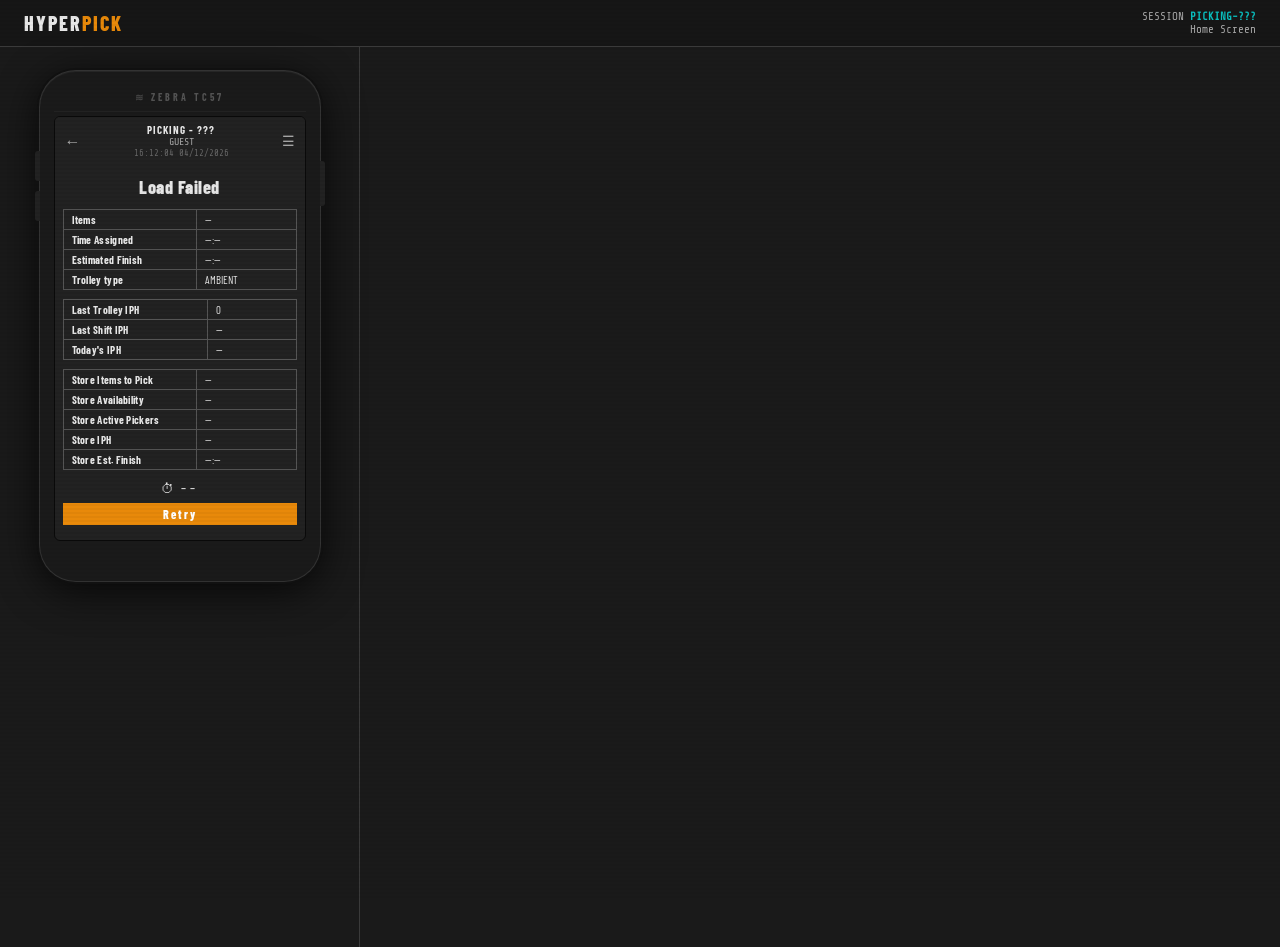
<file: index.html>
<!DOCTYPE html>
<html lang="en">
<head>
<meta charset="UTF-8">
<meta name="viewport" content="width=device-width, initial-scale=1.0">
<title>HyperPick — Home</title>
<link rel="preconnect" href="https://fonts.googleapis.com">
<link href="https://fonts.googleapis.com/css2?family=Share+Tech+Mono&family=Barlow+Condensed:wght@400;600;700;800&family=Barlow:wght@400;500;600&display=swap" rel="stylesheet">
<link rel="stylesheet" href="hyperpick.css?v=3">
</head>
<body>

<nav class="top-nav">
  <div class="logo">Hyper<span>Pick</span></div>
  <div class="session-info">
    SESSION <strong id="nav-session">PICKING-???</strong><br>
    <span>Home Screen</span>
  </div>
</nav>

<div class="main">
<div class="handset-col">
<div class="handset-device">
  <div class="zebra-bar">ZEBRA TC57</div>
  <div class="handset-screen">

    <!-- Header -->
    <div class="screen-header">
      <div class="back-btn">←</div>
      <div class="pick-info">
        <div class="pick-id" id="h-pick-id">PICKING - ???</div>
        <div class="picker-name">GUEST</div>
        <div class="pick-time" id="h-time">--:--:-- --/--/----</div>
      </div>
      <div class="menu-btn">☰</div>
    </div>

    <!-- Title -->
    <div class="screen-title" id="screen-title">Loading shop...</div>

    <!-- Section 1: Run details -->
    <div class="info-section">
      <div class="info-row">
        <div class="info-label">Items</div>
        <div class="info-value" id="val-items">--</div>
      </div>
      <div class="info-row">
        <div class="info-label">Time Assigned</div>
        <div class="info-value" id="val-time-assigned">--:--</div>
      </div>
      <div class="info-row">
        <div class="info-label">Estimated Finish</div>
        <div class="info-value" id="val-finish-time">--:--</div>
      </div>
      <div class="info-row">
        <div class="info-label">Trolley type</div>
        <div class="info-value">AMBIENT</div>
      </div>
    </div>

    <div class="section-gap"></div>

    <!-- Section 2: IPH stats -->
    <div class="info-section iph-section">
      <div class="info-row">
        <div class="info-label">Last Trolley IPH</div>
        <div class="info-value" id="val-last-iph">0</div>
      </div>
      <div class="info-row">
        <div class="info-label">Last Shift IPH</div>
        <div class="info-value" id="val-shift-iph">--</div>
      </div>
      <div class="info-row">
        <div class="info-label">Today's IPH</div>
        <div class="info-value" id="val-today-iph">--</div>
      </div>
    </div>

    <div class="section-gap"></div>

    <!-- Section 3: Store stats -->
    <div class="info-section">
      <div class="info-row">
        <div class="info-label">Store Items to Pick</div>
        <div class="info-value" id="val-store-items">--</div>
      </div>
      <div class="info-row">
        <div class="info-label">Store Availability</div>
        <div class="info-value" id="val-availability">--</div>
      </div>
      <div class="info-row">
        <div class="info-label">Store Active Pickers</div>
        <div class="info-value" id="val-pickers">--</div>
      </div>
      <div class="info-row">
        <div class="info-label">Store IPH</div>
        <div class="info-value" id="val-store-iph">--</div>
      </div>
      <div class="info-row">
        <div class="info-label">Store Est. Finish</div>
        <div class="info-value" id="val-store-finish">--:--</div>
      </div>
    </div>

    <!-- Timer -->
    <div class="timer-row">
      <span class="timer-icon">⏱</span>
      <span class="timer-val" id="h-timer">--</span>
    </div>

    <!-- Continue -->
    <button class="continue-btn" id="continue-btn" disabled
      onclick="startShop()">Loading...</button>

  </div><!-- /handset-screen -->
</div><!-- /handset-device -->
</div><!-- /handset-col -->
</div><!-- /main -->

<script>
const API          = "https://shop.hyperionserver.uk";
const TARGET_IPH   = 193;   // target items per hour
const SESSION_KEY  = "hyperpick_session";
const LAST_IPH_KEY = "hyperpick_last_iph";

let shopData = null;
let simulatedSeconds  = 0;
let lastAisle = null;

// ── Helpers ────────────────────────────────────────────────────────────────────
function fmt2(n) { return String(n).padStart(2, "0"); }

function randBetween(min, max) {
  return Math.floor(Math.random() * (max - min + 1)) + min;
}

function updateClock() {
  const now = new Date();
  const t = `${fmt2(now.getHours())}:${fmt2(now.getMinutes())}:${fmt2(now.getSeconds())}`;
  const d = `${fmt2(now.getDate())}/${fmt2(now.getMonth()+1)}/${now.getFullYear()}`;
  document.getElementById("h-time").textContent = `${t} ${d}`;
}

// Add minutes to a Date and return HH:MM string
function addMinutesToNow(mins) {
  const d = new Date(Date.now() + mins * 60000);
  return `${fmt2(d.getHours())}:${fmt2(d.getMinutes())}`;
}

function nowHHMM() {
  const d = new Date();
  return `${fmt2(d.getHours())}:${fmt2(d.getMinutes())}`;
}

// Random float between min and max with 1 decimal
function randFloat(min, max) {
  return (Math.random() * (max - min) + min).toFixed(1);
}

// Random int between min and max inclusive
function randInt(min, max) {
  return Math.floor(Math.random() * (max - min + 1)) + min;
}

// Generate a session ID like PICKING-042
function genSessionId() {
  return "PICKING-" + fmt2(randInt(1, 99));
}

// ── Load shop from API ─────────────────────────────────────────────────────────
async function loadShop() {
  try {
    const res = await fetch(`${API}/generate-shop`);
    if (!res.ok) throw new Error(`API ${res.status}`);
    shopData = await res.json();

    const itemCount    = shopData.total_items;
    const lineCount    = shopData.total_lines;
    const sessionId    = genSessionId();

    // Time calculations
    const minutesToFinish = Math.ceil((itemCount / TARGET_IPH) * 60);
    const finishTime      = addMinutesToNow(minutesToFinish);
    const assignedTime    = nowHHMM();

    // Store-level fake stats
    const storeItems      = randInt(10000, 18000);
    const availability    = randFloat(93, 99) + "%";
    const activePickers   = randInt(8, 20);
    const storeIPH        = randFloat(150, 220);
    const storeMinutes    = Math.ceil((storeItems / (activePickers * parseFloat(storeIPH))) * 60);
    const storeFinish     = addMinutesToNow(storeMinutes);

    // Last IPH from previous session (stored in localStorage)
    const lastIPH         = localStorage.getItem(LAST_IPH_KEY) || "0";
    const shiftIPH        = lastIPH === "0" ? "--" : randFloat(160, 210);
    const todayIPH        = lastIPH === "0" ? "--" : randFloat(170, 220);

    // Update UI
    document.getElementById("screen-title").textContent   = "Next pick run";
    document.getElementById("h-pick-id").textContent      = sessionId;
    document.getElementById("nav-session").textContent    = sessionId;
    document.getElementById("val-items").textContent      = itemCount;
    document.getElementById("val-time-assigned").textContent = assignedTime;
    document.getElementById("val-finish-time").textContent   = finishTime;
    document.getElementById("val-last-iph").textContent   = lastIPH;
    document.getElementById("val-shift-iph").textContent  = shiftIPH;
    document.getElementById("val-today-iph").textContent  = todayIPH;
    document.getElementById("val-store-items").textContent= storeItems.toLocaleString();
    document.getElementById("val-availability").textContent = availability;
    document.getElementById("val-pickers").textContent    = activePickers;
    document.getElementById("val-store-iph").textContent  = storeIPH;
    document.getElementById("val-store-finish").textContent = storeFinish;

    // Enable continue button
    const btn = document.getElementById("continue-btn");
    btn.textContent = "Continue";
    btn.disabled    = false;

    // Store session data ready for picksim
    sessionStorage.setItem(SESSION_KEY, JSON.stringify({
      pickList:   shopData.pick_list.map((item, idx) => ({
        id:       idx,
        name:     item.name,
        sku:      item.sku,
        emoji:    item.emoji,
        weight:   "",
        size:     item.size,
        aisle:    item.aisle,
        row:      item.row,
        shelf:    item.shelf,
        pos:      item.position,
        qty:      item.quantity,
        sub:      null,
        tote:     item.tote,
        allowSub: item.allow_sub,
      })),
      currentIdx: 0,
      id:         sessionId,
      picker:     "GUEST",
    }));

    // Start countdown timer
    startCountdown();

  } catch (e) {
    console.error("Failed to load shop:", e);
    document.getElementById("screen-title").textContent = "Load Failed";
    const btn = document.getElementById("continue-btn");
    btn.textContent = "Retry";
    btn.disabled    = false;
    btn.onclick     = loadShop;
  }
}

// ── Countdown timer ────────────────────────────────────────────────────────────
let countdown     = 13;
let countdownTimer = null;

function startCountdown() {
  countdown = 60;
  document.getElementById("h-timer").textContent = countdown;
  countdownTimer = setInterval(() => {
    countdown--;
    if (countdown < 0) countdown = 13;
    document.getElementById("h-timer").textContent = countdown;
  }, 1000);
}

// ── Start shop ─────────────────────────────────────────────────────────────────
function startShop() {
  sessionStorage.setItem("hyperpick_shop_start", Date.now());
  sessionStorage.setItem("hyperpick_items_picked", "0");
  window.location.href = "picksim-main.html";
}

// ── Back button ────────────────────────────────────────────────────────────────
document.querySelectorAll(".back-btn").forEach(btn => {
  btn.addEventListener("click", () => history.back());
});

// ── Boot ───────────────────────────────────────────────────────────────────────
setInterval(updateClock, 1000);
updateClock();
loadShop();
</script>
</body>
</html>
</file>
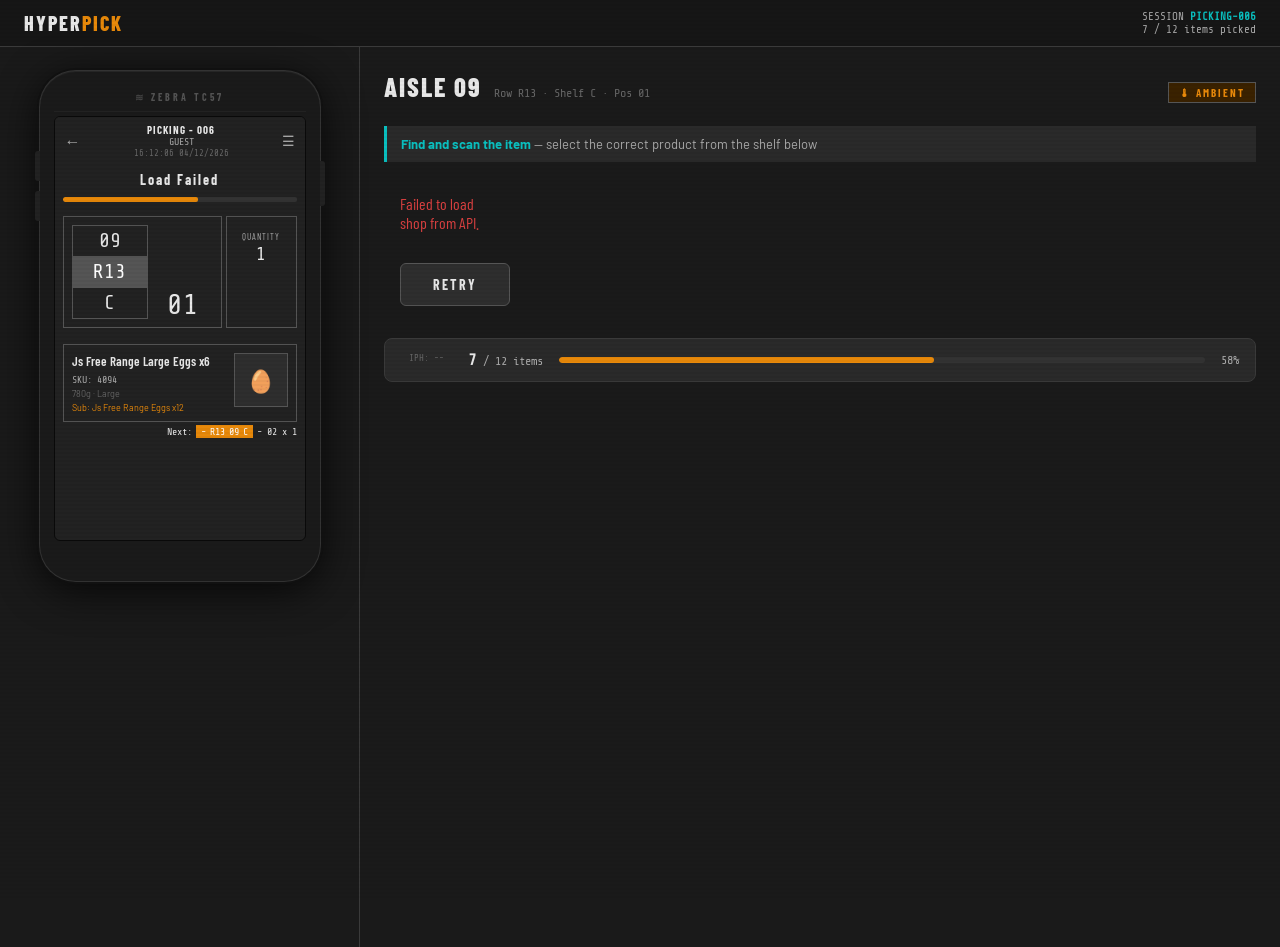
<file: picksim-main.html>
<!DOCTYPE html>
<html lang="en">
<head>
<meta charset="UTF-8">
<meta name="viewport" content="width=device-width, initial-scale=1.0">
<title>HyperPick — Pick Simulator</title>
<link rel="preconnect" href="https://fonts.googleapis.com">
<link href="https://fonts.googleapis.com/css2?family=Share+Tech+Mono&family=Barlow+Condensed:wght@400;600;700;800&family=Barlow:wght@400;500;600&display=swap" rel="stylesheet">
<link rel="stylesheet" href="hyperpick.css">
</head>
<body>

<nav class="top-nav">
  <div class="logo">Hyper<span>Pick</span></div>
  <div class="session-info">
    SESSION <strong id="session-id">PICKING-006</strong><br>
    <span id="nav-progress">7 / 12 items picked</span>
  </div>
</nav>

<div class="main">

  <div class="handset-col">
    <div class="handset-device">
      <div class="zebra-bar">ZEBRA TC57</div>
      <div class="handset-screen">

        <div class="screen-header">
          <div class="back-btn">←</div>
          <div class="pick-info">
            <div class="pick-id" id="h-pick-id">PICKING - 006</div>
            <div class="picker-name">GUEST</div>
            <div class="pick-time" id="h-time">06:42:14 · 16/05/2025</div>
          </div>
          <div class="menu-btn">☰</div>
        </div>

        <div class="scan-prompt" id="h-prompt">Scan SKU</div>

        <div class="progress-bars">
          <div class="prog-bar-track">
            <div class="prog-bar-fill" id="h-prog-bar" style="width:58%"></div>
          </div>
        </div>

        <div class="location-grid" id="h-location">
          <div class="loc-stack-outer">
            <div class="loc-stack">
              <div class="loc-block">
                <div class="loc-val" id="h-aisle">09</div>
              </div>
              <div class="loc-block highlight">
                <div class="loc-val" id="h-row">R13</div>
              </div>
              <div class="loc-block">
                <div class="loc-val" id="h-shelf">C</div>
              </div>
            </div>
            <div class="loc-pos-block">
              <div class="loc-val" id="h-pos">01</div>
            </div>
          </div>
          <div class="qty-block">
            <div class="loc-label">Quantity</div>
            <div class="qty-val" id="h-qty">1</div>
          </div>
        </div>

        <div class="item-card">
          <div class="item-info">
            <div class="item-name" id="h-item-name">Js Free Range Large Eggs x6</div>
            <div class="item-sku" id="h-sku">SKU: 4094</div>
            <div class="item-meta" id="h-meta">780g · Large</div>
            <div class="item-sub" id="h-sub">Sub: Js Free Range Eggs x12</div>
          </div>
          <div class="item-img-box" id="h-img">🥚</div>
        </div>

        <div class="next-bar" id="h-next">
          <span class="next-label">Next: </span>
          <span class="next-tags-group">
            <span class="next-tag">-</span>
            <span class="next-tag" id="h-next-row">R13</span>
            <span class="next-tag" id="h-next-aisle">09</span>
            <span class="next-tag" id="h-next-shelf">C</span>
          </span>
          <span class="next-info" id="h-next-qty">- 02 x 1</span>
        </div>

        <div class="tote-prompt" id="h-tote-prompt">
          <div class="tote-label">Place in Tote</div>
          <div class="tote-number" id="h-tote-num">T · 04</div>
        </div>

        <div class="error-bar" id="h-error">
          <div class="error-text" id="h-error-text">WRONG ITEM</div>
        </div>

        <!-- Hamburger menu overlay — lives inside handset-screen -->
        <div class="menu-overlay" id="menu-overlay">
          <div class="menu-items">
            <div class="menu-item menu-item-orange">Item Not Available</div>
            <div class="menu-item">Location Updating</div>
            <div class="menu-item">Skip Item</div>
            <div class="menu-item">Skip Bay</div>
            <div class="menu-item">Poor Quality</div>
            <div class="menu-item">Tote Info</div>
            <div class="menu-item">Tote positions</div>
            <div class="menu-item">Call Supervisor</div>
          </div>
        </div>
      </div>
    </div>
  </div>

  <div class="aisle-col" id="aisle-col">

    <div id="pick-view">
      <div class="aisle-header" style="margin-bottom:16px;">
        <h2 id="a-aisle-title">Aisle 09</h2>
        <div class="aisle-sub" id="a-loc-sub">Row R13 · Shelf C · Pos 01</div>
        <div class="aisle-badge">🌡 AMBIENT</div>
      </div>
      <div class="instruction">
        <strong>Find and scan the item</strong> — select the correct product from the shelf below
      </div>
      <div class="items-grid" id="items-grid" style="margin-top:16px;"></div>
    </div>

    <div class="tote-section" id="tote-section">
      <div class="tote-section-header">📦 Select Tote</div>
      <div class="instruction">
        <strong>Place item in tote</strong> — scan the correct tote barcode on your trolley
      </div>
      <div class="totes-grid" id="totes-grid"></div>
    </div>

    <div class="session-complete" id="session-complete">
      <div class="complete-icon">✅</div>
      <div class="complete-title">Shop Complete!</div>
      <div class="complete-sub" id="complete-stats">All 12 items picked · Session PICKING-006</div>
      <button class="restart-btn" onclick="initSession()">Start New Session</button>
    </div>

    <div class="progress-footer" id="progress-footer">
        <!-- Active IPH display -->
<div style="text-align:right; padding: 0 8px 4px; font-family:var(--font-mono); font-size:9px; color:var(--text-muted);">
  <span id="h-active-iph">IPH: --</span>
</div>
      <div class="prog-text"><strong id="pf-picked">7</strong> / <span id="pf-total">12</span> items</div>
      <div class="prog-track-wide">
        <div class="prog-fill-wide" id="pf-bar" style="width:58%"></div>
      </div>
      <div class="prog-text" id="pf-pct">58%</div>
    </div>
  </div>
</div>

<script>
const API = "https://shop.hyperionserver.uk";
let simulatedSeconds  = randBetween(60, 300);
let lastAisle = null;

function toggleMenu() {
  const overlay = document.getElementById("menu-overlay");
  overlay.classList.toggle("visible");
  const t = document.getElementById("h-time");
  if (t) document.getElementById("menu-time").textContent = t.textContent;
}
document.querySelectorAll(".menu-btn").forEach(btn => btn.addEventListener("click", toggleMenu));
document.querySelectorAll(".back-btn").forEach(btn => btn.addEventListener("click", () => history.back()));

let session = {
  id: "PICKING-006", picker: "GUEST",
  pickList: [], currentIdx: 0, phase: "item",
  correctItemId: null, correctTote: null
};

function randBetween(min, max) {
  return Math.floor(Math.random() * (max - min + 1)) + min;
}

function saveSession() {
  sessionStorage.setItem("hyperpick_session", JSON.stringify({
    pickList:         session.pickList,
    currentIdx:       session.currentIdx,
    id:               session.id,
    picker:           session.picker,
    simulatedSeconds: simulatedSeconds,
    lastAisle:        lastAisle,
  }));
}

function shuffle(arr) {
  const a = [...arr];
  for (let i = a.length - 1; i > 0; i--) {
    const j = Math.floor(Math.random() * (i + 1));
    [a[i], a[j]] = [a[j], a[i]];
  }
  return a;
}
function fmt2(n) { return String(n).padStart(2, "0"); }
function updateClock() {
  const now = new Date();
  const t = `${fmt2(now.getHours())}:${fmt2(now.getMinutes())}:${fmt2(now.getSeconds())}`;
  const d = `${fmt2(now.getDate())}/${fmt2(now.getMonth()+1)}/${now.getFullYear()}`;
  document.getElementById("h-time").textContent = `${t} ${d}`;
}

// Show a loading state while fetching
function showLoading() {
  document.getElementById("h-prompt").textContent = "Loading...";
  document.getElementById("pick-view").style.display = "none";
  document.getElementById("progress-footer").style.display = "none";
}

function showLoadError() {
  document.getElementById("h-prompt").textContent = "Load Failed";
  document.getElementById("items-grid").innerHTML = `
    <div style="color:var(--red);font-family:var(--font-ui);padding:16px;">
      Failed to load shop from API.<br><br>
      <button class="restart-btn" onclick="initSession()">Retry</button>
    </div>`;
  document.getElementById("pick-view").style.display = "";
  document.getElementById("progress-footer").style.display = "";
}

async function initSession() {
  showLoading();
  try {
    const res = await fetch(`${API}/generate-shop`);
    if (!res.ok) throw new Error(`API returned ${res.status}`);
    const data = await res.json();

    // Map API response to the format renderCurrent() expects
    session.pickList = data.pick_list.map((item, idx) => ({
      id:       idx,
      name:     item.name,
      sku:      item.sku,
      emoji:    item.emoji,
      weight:   "",
      size:     item.size,
      aisle:    item.aisle,
      row:      item.row,
      shelf:    item.shelf,
      pos:      item.position,
      qty:      item.quantity,
      sub:      null,
      tote:     item.tote,       // pre-assigned tote from API
      allowSub: item.allow_sub,
    }));

    session.currentIdx = 0;
    session.phase      = "item";
    session.id         = "PICKING-" + fmt2(Math.floor(Math.random() * 99) + 1);

    document.getElementById("session-id").textContent = session.id;
    document.getElementById("session-complete").classList.remove("visible");
    document.getElementById("progress-footer").style.display = "";
    document.getElementById("pick-view").style.display = "";

    renderCurrent();
  } catch (e) {
    console.error("initSession failed:", e);
    showLoadError();
  }
}

async function renderCurrent() {
  if (session.currentIdx >= session.pickList.length) { showComplete(); return; }
  session.phase = "item";
  const item = session.pickList[session.currentIdx];
  session.correctItemId = item.sku;
  session.correctTote   = item.tote;  // use pre-assigned tote from API

  const total  = session.pickList.length;
  const picked = session.currentIdx;
  const pct    = Math.round((picked / total) * 100);
  const pctStr = pct + "%";

  document.getElementById("h-pick-id").textContent  = session.id;
  document.getElementById("h-aisle").textContent     = item.aisle;
  document.getElementById("h-row").textContent       = item.row;
  document.getElementById("h-shelf").textContent     = item.shelf;
  document.getElementById("h-pos").textContent       = item.pos;
  document.getElementById("h-qty").textContent       = item.qty;
  document.getElementById("h-item-name").textContent = item.name;
  document.getElementById("h-sku").textContent       = `SKU: ${item.sku}`;
  document.getElementById("h-meta").textContent      = `${item.size}`;
  document.getElementById("h-sub").textContent       = item.allowSub ? "Substitution allowed" : "No substitution";
  document.getElementById("h-img").textContent       = item.emoji;
  document.getElementById("h-prompt").textContent    = "Scan SKU";
  document.getElementById("h-tote-prompt").classList.remove("visible");
  document.getElementById("h-error").classList.remove("visible");

  const next = session.pickList[session.currentIdx + 1];
  if (next) {
    document.getElementById("h-next-row").textContent   = next.row;
    document.getElementById("h-next-aisle").textContent = next.aisle;
    document.getElementById("h-next-shelf").textContent = next.shelf;
    document.getElementById("h-next-qty").textContent   = `— ${next.pos} x ${next.qty}`;
  } else {
    // Last item — clear next bar
    document.getElementById("h-next-row").textContent   = "-";
    document.getElementById("h-next-aisle").textContent = "-";
    document.getElementById("h-next-shelf").textContent = "-";
    document.getElementById("h-next-qty").textContent   = "";
  }

  document.getElementById("h-prog-bar").style.width    = pctStr;
  document.getElementById("a-aisle-title").textContent = `Aisle ${item.aisle}`;
  document.getElementById("a-loc-sub").textContent     = `Row ${item.row} · Shelf ${item.shelf} · Pos ${item.pos}`;
  document.getElementById("pf-picked").textContent     = picked;
  document.getElementById("pf-total").textContent      = total;
  document.getElementById("pf-bar").style.width        = pctStr;
  document.getElementById("pf-pct").textContent        = pctStr;
  document.getElementById("nav-progress").textContent  = `${picked} / ${total} items picked`;

  // Get other items from same aisle first, fall back to any other item
    const aislePool = await getAisleItems(item.aisle);
    const distractors = shuffle(
      aislePool.filter(i => i.sku !== item.sku)
    ).slice(0, 7);
    const displayItems = shuffle([item, ...distractors]);

  const grid = document.getElementById("items-grid");
  grid.innerHTML = "";
  displayItems.forEach(di => {
    const tile = document.createElement("div");
    tile.className   = "item-tile";
    tile.dataset.id  = di.sku;
    tile.innerHTML   = `
      <div class="tile-img">${di.emoji}</div>
      <div class="tile-name">${di.name}</div>
      <div class="tile-loc">${di.aisle} · ${di.row} · ${di.shelf}${di.pos}</div>
      <div class="tile-weight">${di.size}</div>
      <div class="tile-sku">SKU: ${di.sku}</div>
    `;
    tile.addEventListener("click", () => handleItemClick(tile, di.sku));
    grid.appendChild(tile);
  });

  document.getElementById("pick-view").style.display = "";
  document.getElementById("tote-section").classList.remove("visible");
  updateActiveIPH();
}

let errorTimer = null;
function showError(msg) {
  const bar = document.getElementById("h-error");
  document.getElementById("h-error-text").textContent = msg;
  bar.classList.add("visible");
  if (errorTimer) clearTimeout(errorTimer);
  errorTimer = setTimeout(() => bar.classList.remove("visible"), 2000);
}

async function getAisleItems(aisle) {
  const res = await fetch(`${API}/items?aisle=${aisle}&limit=50`);
  const data = await res.json();
  return data.items.map(item => ({
    id:    "pool-" + item.sku,
    name:  item.name,
    sku:   item.sku,
    emoji: item.emoji,
    size:  item.size,
    aisle: item.aisle,
    row:   item.row,
    shelf: item.shelf,
    pos:   item.position,
    qty:   1,
  }));
}

function handleItemClick(tile, clickedSku) {
  if (session.phase !== "item") return;
  if (clickedSku === session.correctItemId) {
    tile.classList.add("correct");
    document.querySelectorAll(".item-tile").forEach(t => { if (t !== tile) t.classList.add("dimmed"); });
    const item = session.pickList[session.currentIdx];

    // Base time per item
    simulatedSeconds += randBetween(3, 30);

    // Aisle change penalty
    if (lastAisle !== null && lastAisle !== item.aisle) {
      simulatedSeconds += randBetween(5, 20);
    }
    lastAisle = item.aisle;

    updateActiveIPH();

    if (item.qty > 1) {
      setTimeout(() => {
        saveSession();
        window.location.href = `picksim-quantity.html?item=${encodeURIComponent(item.name)}&qty=${item.qty}&tote=${session.correctTote}`;
      }, 400);
    } else {
      setTimeout(() => {
        saveSession();
        window.location.href = `picksim-tote.html?item=${encodeURIComponent(item.name)}&qty=${item.qty}&tote=${session.correctTote}&id=T${String(Math.floor(Math.random()*90000)+10000)}`;
      }, 400);
    }
  } else {
    tile.classList.add("wrong");
    setTimeout(() => tile.classList.remove("wrong"), 400);
    // Wrong item penalty
    simulatedSeconds += randBetween(1, 15);
    updateActiveIPH();
    showError("WRONG ITEM");
  }
}

function showComplete() {
  const picked  = parseInt(sessionStorage.getItem("hyperpick_items_picked") || "0");
  let finalIPH  = 0;
  if (picked > 0 && simulatedSeconds > 0) {
    finalIPH = Math.round(picked / (simulatedSeconds / 3600));
  }
  localStorage.setItem("hyperpick_last_iph", finalIPH);
  sessionStorage.removeItem("hyperpick_shop_start");
  sessionStorage.removeItem("hyperpick_items_picked");
  sessionStorage.removeItem("hyperpick_session");
  setTimeout(() => { window.location.href = "index.html"; }, 2000);
}

function boot() {
  const saved = sessionStorage.getItem("hyperpick_session");
  if (saved) {
    const s = JSON.parse(saved);
    session.pickList      = s.pickList;
    session.currentIdx    = s.currentIdx;
    session.id            = s.id;
    session.picker        = s.picker;
    simulatedSeconds      = s.simulatedSeconds || 0;
    lastAisle             = s.lastAisle || null;
    sessionStorage.removeItem("hyperpick_session");
    renderCurrent();
  } else {
    initSession();
  }
}

function updateActiveIPH() {
  const picked = parseInt(sessionStorage.getItem("hyperpick_items_picked") || "0");
  if (picked === 0 || simulatedSeconds === 0) return;
  const elapsedHours = simulatedSeconds / 3600;
  const iph = Math.round(picked / elapsedHours);
  document.getElementById("h-active-iph").textContent = `IPH: ${iph}`;
}

setInterval(updateClock, 1000);
setInterval(updateActiveIPH, 10000);
updateClock();
boot();
</script>
</body>
</html>
</file>
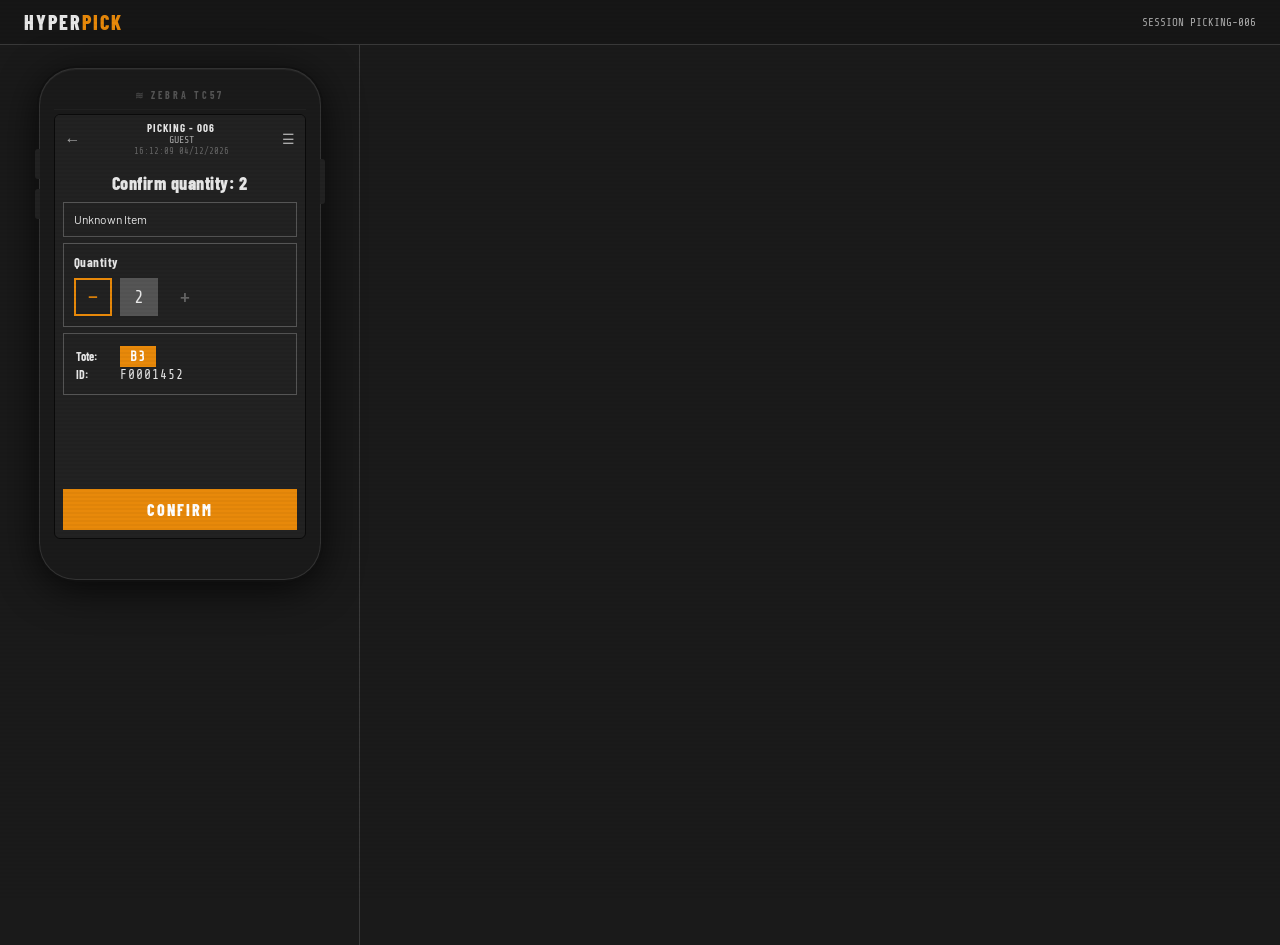
<file: picksim-quantity.html>
<!DOCTYPE html>
<html lang="en">
<head>
<meta charset="UTF-8">
<meta name="viewport" content="width=device-width, initial-scale=1.0">
<title>HyperPick — Confirm Quantity</title>
<link rel="preconnect" href="https://fonts.googleapis.com">
<link href="https://fonts.googleapis.com/css2?family=Share+Tech+Mono&family=Barlow+Condensed:wght@400;600;700;800&family=Barlow:wght@400;500;600&display=swap" rel="stylesheet">
<link rel="stylesheet" href="hyperpick.css">
</head>
<body>

<nav class="top-nav">
  <div class="logo">Hyper<span>Pick</span></div>
  <div class="session-info">SESSION PICKING-006</div>
</nav>

<div class="main">
  <div class="handset-col">
    <div class="handset-device">
      <div class="zebra-bar">ZEBRA TC57</div>
      <div class="handset-screen">

        <!-- Header -->
        <div class="screen-header">
          <div class="back-btn">←</div>
          <div class="pick-info">
            <div class="pick-id">PICKING - 006</div>
            <div class="picker-name">GUEST</div>
            <div class="pick-time" id="h-time">05:02:44 03/04/2026</div>
          </div>
          <div class="menu-btn">☰</div>
        </div>

        <!-- Title -->
        <div class="confirm-title" id="confirm-title">Confirm quantity: 2</div>

        <!-- Item name -->
        <div class="item-name-box" id="item-name-box">
          LEON Korean GFC Chicken Nuggets 300g
        </div>

        <!-- Quantity control -->
        <div class="qty-control-box">
          <div class="qty-control-label">Quantity</div>
          <div class="qty-control-row">
            <button class="qty-btn" id="btn-minus" onclick="changeQty(-1)">−</button>
            <div class="qty-display" id="qty-display">2</div>
            <button class="qty-btn" id="btn-plus" onclick="changeQty(1)">+</button>
          </div>
        </div>

        <!-- Tote / Divider info -->
        <div class="tote-info-box">
          <div class="tote-group">
            <div class="tote-row">
              <span class="tote-row-label">Tote:</span>
              <span class="tote-badge">B3</span>
            </div>
            <div class="tote-id-row">
              <span class="tote-id-label">ID:</span>
              <span class="tote-id-val">F0001452</span>
            </div>
          </div>
        </div>

        <!-- Confirm button -->
        <div class="confirm-btn-row">
          <button class="confirm-btn" onclick="confirmQty()">Confirm</button>
        </div>

          <!-- Hamburger menu overlay — lives inside handset-screen -->
        <div class="menu-overlay" id="menu-overlay">
          <div class="menu-items">
            <div class="menu-item menu-item-orange">Item Not Available</div>
            <div class="menu-item">Location Updating</div>
            <div class="menu-item">Skip Item</div>
            <div class="menu-item">Skip Bay</div>
            <div class="menu-item">Poor Quality</div>
            <div class="menu-item">Tote Info</div>
            <div class="menu-item">Tote positions</div>
            <div class="menu-item">Call Supervisor</div>
          </div>
        </div>

      </div>
    </div>
  </div>
</div>

<script>

function toggleMenu() {
  const overlay = document.getElementById("menu-overlay");
  overlay.classList.toggle("visible");
  // sync the clock inside the menu
  const t = document.getElementById("h-time");
  if (t) document.getElementById("menu-time").textContent = t.textContent;
}

// Wire up all hamburger buttons on the page
document.querySelectorAll(".menu-btn").forEach(btn => {
  btn.addEventListener("click", toggleMenu);
});

document.querySelectorAll(".back-btn").forEach(btn => {
  btn.addEventListener("click", () => history.back());
});

const params = new URLSearchParams(window.location.search);
const MAX_QTY = parseInt(params.get("qty")) || 2;
let currentQty = MAX_QTY;
document.getElementById("item-name-box").textContent = params.get("item") || "Unknown Item";
document.getElementById("confirm-title").textContent = `Confirm quantity: ${MAX_QTY}`;
// also update tote badge if passed
const tote = params.get("tote");
if (tote) document.querySelector(".tote-badge").textContent = tote;

function fmt2(n) { return String(n).padStart(2, "0"); }
function updateClock() {
  const now = new Date();
  const t = `${fmt2(now.getHours())}:${fmt2(now.getMinutes())}:${fmt2(now.getSeconds())}`;
  const d = `${fmt2(now.getDate())}/${fmt2(now.getMonth()+1)}/${now.getFullYear()}`;
  document.getElementById("h-time").textContent = `${t} ${d}`;
}

function changeQty(delta) {
  const next = currentQty + delta;
  if (next < 1 || next > MAX_QTY) return;
  currentQty = next;
  document.getElementById("qty-display").textContent = currentQty;
  // Update button disabled states
  document.getElementById("btn-minus").classList.toggle("disabled", currentQty <= 1);
  document.getElementById("btn-plus").classList.toggle("disabled", currentQty >= MAX_QTY);
}

function confirmQty() {
  const params = new URLSearchParams(window.location.search);
  const tote = params.get("tote") || "B1";
  const itemName = params.get("item");
  const confirmedQty = currentQty;
  const remaining = MAX_QTY - confirmedQty;

  // Save session and inject a repeat pick for the remaining quantity if needed
  const saved = sessionStorage.getItem("hyperpick_session");
  if (saved && remaining > 0) {
    const s = JSON.parse(saved);
    const currentItem = s.pickList[s.currentIdx];

    // Insert a copy of the current item with reduced qty right after current position
    const repeatItem = { ...currentItem, qty: remaining };
    s.pickList.splice(s.currentIdx + 1, 0, repeatItem);

    sessionStorage.setItem("hyperpick_session", JSON.stringify(s));
  }

  window.location.href = `picksim-tote.html?item=${encodeURIComponent(itemName)}&qty=${confirmedQty}&tote=${tote}&id=T${String(Math.floor(Math.random()*90000)+10000)}`;
}

setInterval(updateClock, 1000);
updateClock();
// Set initial button states
changeQty(0);
</script>
</body>
</html>
</file>
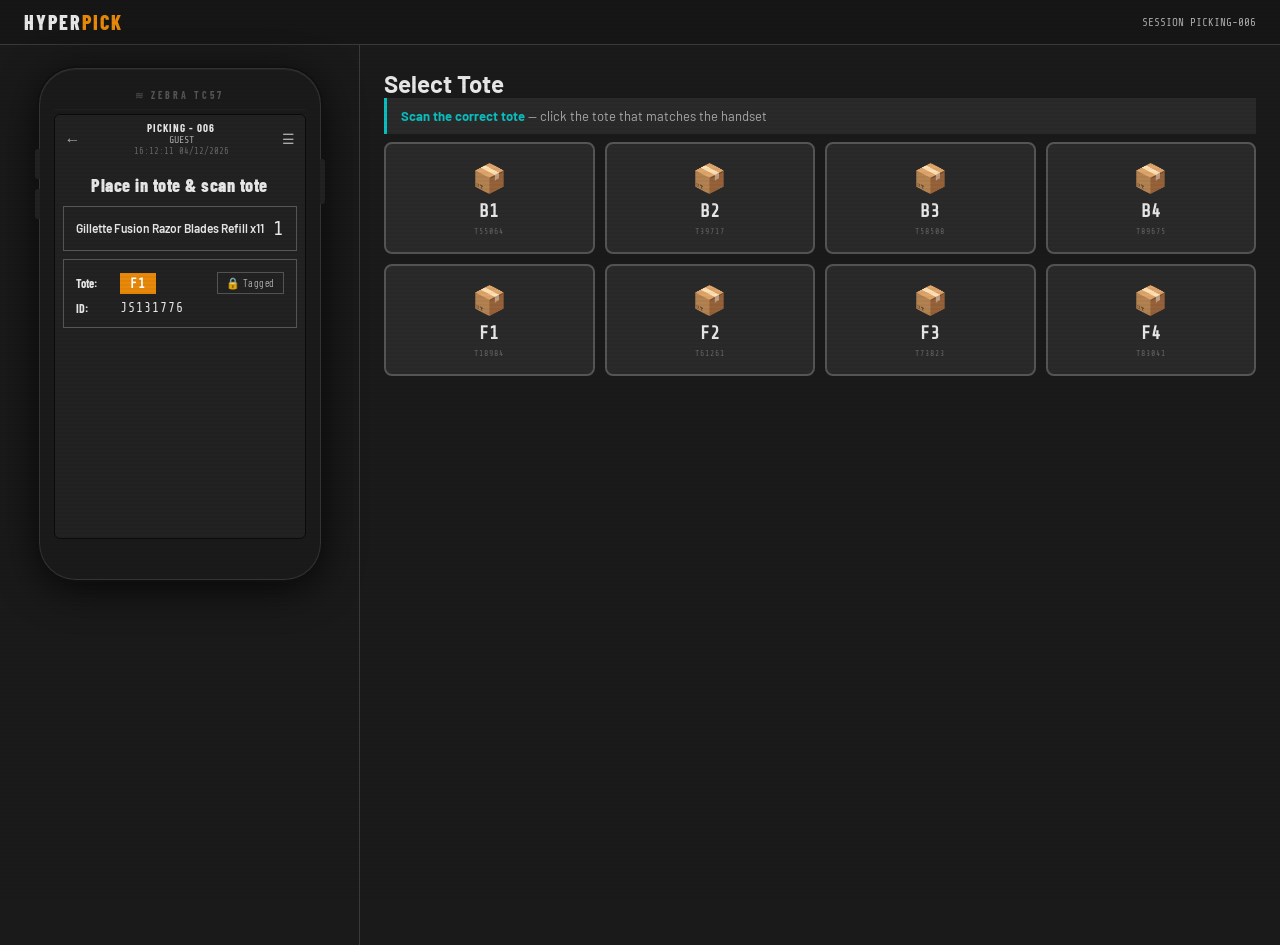
<file: picksim-tote.html>
<!DOCTYPE html>
<html lang="en">
<head>
<meta charset="UTF-8">
<meta name="viewport" content="width=device-width, initial-scale=1.0">
<title>HyperPick — Place in Tote</title>
<link rel="preconnect" href="https://fonts.googleapis.com">
<link href="https://fonts.googleapis.com/css2?family=Share+Tech+Mono&family=Barlow+Condensed:wght@400;600;700;800&family=Barlow:wght@400;500;600&display=swap" rel="stylesheet">
<link rel="stylesheet" href="hyperpick.css">
</head>
<body>

<nav class="top-nav">
  <div class="logo">Hyper<span>Pick</span></div>
  <div class="session-info">SESSION PICKING-006</div>
</nav>

<div class="main">
  <div class="handset-col">
    <div class="handset-device">
      <div class="zebra-bar">ZEBRA TC57</div>
      <div class="handset-screen">

        <!-- Header -->
        <div class="screen-header">
          <div class="back-btn">←</div>
          <div class="pick-info">
            <div class="pick-id">PICKING - 006</div>
            <div class="picker-name">GUEST</div>
            <div class="pick-time" id="h-time">04:25:16 03/04/2026</div>
          </div>
          <div class="menu-btn">☰</div>
        </div>

        <!-- Title -->
        <div class="screen-title" id="screen-title">Place in tote &amp; scan tote</div>

        <!-- Item row -->
        <div class="item-row-box">
          <div class="item-row-name" id="item-name">Gillette Fusion Razor Blades Refill x11</div>
          <div class="item-row-qty" id="item-qty">1</div>
        </div>

        <!-- Tote info -->
        <div class="tote-info-box">
          <div class="tote-row">
            <span class="tote-row-label">Tote:</span>
            <span class="tote-badge" id="tote-badge">F1</span>
            <div class="tagged-badge">🔒 Tagged</div>
          </div>
          <div class="tote-id-row">
            <span class="tote-id-label">ID:</span>
            <span class="tote-id-val" id="tote-id">JS131776</span>
          </div>
        </div>

          <!-- Hamburger menu overlay — lives inside handset-screen -->
        <div class="menu-overlay" id="menu-overlay">
          <div class="menu-items">
            <div class="menu-item menu-item-orange">Item Not Available</div>
            <div class="menu-item">Location Updating</div>
            <div class="menu-item">Skip Item</div>
            <div class="menu-item">Skip Bay</div>
            <div class="menu-item">Poor Quality</div>
            <div class="menu-item">Tote Info</div>
            <div class="menu-item">Tote positions</div>
            <div class="menu-item">Call Supervisor</div>
          </div>
        </div>
    </div>
  </div>
  </div>

    <div class="aisle-col">
  <div>
    <h2>Select Tote</h2>
    <div class="instruction">
      <strong>Scan the correct tote</strong> — click the tote that matches the handset
    </div>
    <div class="totes-grid" id="totes-grid"></div>
  </div>
</div>

<div class="error-bar" id="error-bar">
  <div class="error-text" id="error-text">WRONG TOTE</div>
</div>
</div>

<script>

function toggleMenu() {
  const overlay = document.getElementById("menu-overlay");
  overlay.classList.toggle("visible");
  // sync the clock inside the menu
  const t = document.getElementById("h-time");
  if (t) document.getElementById("menu-time").textContent = t.textContent;
}

// Wire up all hamburger buttons on the page
document.querySelectorAll(".menu-btn").forEach(btn => {
  btn.addEventListener("click", toggleMenu);
});

document.querySelectorAll(".back-btn").forEach(btn => {
  btn.addEventListener("click", () => history.back());
});

function fmt2(n) { return String(n).padStart(2, "0"); }
function updateClock() {
  const now = new Date();
  const t = `${fmt2(now.getHours())}:${fmt2(now.getMinutes())}:${fmt2(now.getSeconds())}`;
  const d = `${fmt2(now.getDate())}/${fmt2(now.getMonth()+1)}/${now.getFullYear()}`;
  document.getElementById("h-time").textContent = `${t} ${d}`;
}

const params = new URLSearchParams(window.location.search);
if (params.get("item"))  document.getElementById("item-name").textContent  = params.get("item");
if (params.get("qty"))   document.getElementById("item-qty").textContent   = params.get("qty");
if (params.get("tote"))  document.getElementById("tote-badge").textContent = params.get("tote");
if (params.get("id"))    document.getElementById("tote-id").textContent    = params.get("id");

const TOTE_NAMES = ["B1","B2","B3","B4","F1","F2","F3","F4"];
const correctToteName = params.get("tote") || TOTE_NAMES[Math.floor(Math.random() * 8)];

const totes = TOTE_NAMES.map(name => ({
  name,
  barcode: "T" + String(Math.floor(Math.random()*90000)+10000)
}));

const grid = document.getElementById("totes-grid");
totes.forEach(tote => {
  const tile = document.createElement("div");
  tile.className = "tote-tile";
  tile.innerHTML = `
    <div class="tote-icon">📦</div>
    <div class="tote-num">${tote.name}</div>
    <div class="tote-barcode">${tote.barcode}</div>
  `;
  tile.addEventListener("click", () => handleToteClick(tile, tote.name));
  grid.appendChild(tile);
});

let errorTimer = null;
function showError(msg) {
  const bar = document.getElementById("error-bar");
  document.getElementById("error-text").textContent = msg;
  bar.classList.add("visible");
  if (errorTimer) clearTimeout(errorTimer);
  errorTimer = setTimeout(() => bar.classList.remove("visible"), 2000);
}

function handleToteClick(tile, name) {
    if (name === correctToteName) {
        tile.classList.add("correct-tote");

        // Increment items picked by the quantity of this item
        const qty = parseInt(params.get("qty")) || 1;
        const picked = parseInt(sessionStorage.getItem("hyperpick_items_picked") || "0");
        sessionStorage.setItem("hyperpick_items_picked", picked + qty);

        setTimeout(() => {
          const saved = sessionStorage.getItem("hyperpick_session");
          if (saved) {
            const s = JSON.parse(saved);
            s.currentIdx += 1;
            sessionStorage.setItem("hyperpick_session", JSON.stringify(s));
          }
          window.location.href = "picksim-main.html";
        }, 500);
    } else {
    tile.classList.add("wrong-tote");
    setTimeout(() => tile.classList.remove("wrong-tote"), 400);

    // Wrong tote penalty — update simulated time in session
    const saved = sessionStorage.getItem("hyperpick_session");
    if (saved) {
      const s = JSON.parse(saved);
      s.simulatedSeconds = (s.simulatedSeconds || 0) + Math.floor(Math.random() * 15) + 1;
      sessionStorage.setItem("hyperpick_session", JSON.stringify(s));
    }
    showError("WRONG TOTE");
  }
}


setInterval(updateClock, 1000);
updateClock();
</script>
</body>
</html>
</file>
<file: hyperpick.css>
/* ═══════════════════════════════════════════
   HyperPick — Shared Stylesheet
   Used by: picksim.html, home.html, tote.html, quantity.html
   ═══════════════════════════════════════════ */

:root {
  --bg-dark:         #1a1a1a;
  --bg-panel:        #222222;
  --bg-panel-bright: #282828;
  --bg-card:         #2a2a2a;
  --bg-header:       #161616;
  --orange:          #e8890a;
  --orange-dim:      #3a2200;
  --teal:            #0abfbf;
  --teal-dim:        #032a2a;
  --text-primary:    #e8e8e8;
  --text-dim:        #aaaaaa;
  --text-muted:      #666666;
  --border:          #3a3a3a;
  --border-bright:   #555555;
  --red:             #d94040;
  --red-dim:         #3a1010;
  --handset-w:       360px;
  --font-mono:       'Share Tech Mono', monospace;
  --font-ui:         'Barlow Condensed', sans-serif;
  --font-body:       'Barlow', sans-serif;
}

*, *::before, *::after { box-sizing: border-box; margin: 0; padding: 0; }

body {
  background: var(--bg-dark);
  color: var(--text-primary);
  font-family: var(--font-body);
  min-height: 100vh;
  display: flex;
  flex-direction: column;
  overflow-x: hidden;
}

/* Scanline overlay */
body::before {
  content: '';
  position: fixed;
  inset: 0;
  background: repeating-linear-gradient(
    0deg,
    transparent, transparent 2px,
    rgba(0,0,0,0.03) 2px, rgba(0,0,0,0.03) 4px
  );
  pointer-events: none;
  z-index: 1000;
}

/* ─── TOP NAV ─── */
.top-nav {
  background: var(--bg-header);
  border-bottom: 1px solid var(--border);
  padding: 10px 24px;
  display: flex;
  align-items: center;
  justify-content: space-between;
  flex-shrink: 0;
}
.top-nav .logo {
  font-family: var(--font-ui);
  font-weight: 800;
  font-size: 20px;
  letter-spacing: 2px;
  color: var(--text-primary);
  text-transform: uppercase;
}
.top-nav .logo span { color: var(--orange); }
.top-nav .session-info {
  font-family: var(--font-mono);
  font-size: 11px;
  color: var(--text-dim);
  text-align: right;
}
.top-nav .session-info strong { color: var(--teal); }

/* ─── MAIN LAYOUT ─── */
.main {
  display: flex;
  flex: 1;
  gap: 0;
  align-items: stretch;
}

/* ─── HANDSET COLUMN ─── */
.handset-col {
  width: 360px;
  min-width: 360px;
  display: flex;
  flex-direction: column;
  align-items: center;
  padding: 24px 20px;
  background: var(--bg-dark);
  border-right: 1px solid var(--border);
  min-height: 100vh;
}

/* ─── DEVICE SHELL ─── */
.handset-device {
  width: 280px;
  min-height: 510px;
  background: #1a1a1a;
  border-radius: 36px;
  padding: 14px;
  padding-bottom: 40px;
  box-shadow:
    0 0 0 1px #333,
    0 0 0 3px #111,
    0 8px 40px rgba(0,0,0,0.8),
    inset 0 1px 0 rgba(255,255,255,0.05);
  position: relative;
  display: flex;
  flex-direction: column;
}

/* Side buttons */
.handset-device::before {
  content: '';
  position: absolute;
  left: -5px; top: 80px;
  width: 5px; height: 30px;
  background: #222;
  border-radius: 3px 0 0 3px;
  box-shadow: 0 40px 0 #222;
}
.handset-device::after {
  content: '';
  position: absolute;
  right: -5px; top: 90px;
  width: 5px; height: 45px;
  background: #222;
  border-radius: 0 3px 3px 0;
}

/* Zebra logo bar */
.zebra-bar {
  text-align: center;
  padding: 6px 0 8px;
  font-family: var(--font-ui);
  font-size: 10px;
  font-weight: 700;
  letter-spacing: 3px;
  color: #555;
  text-transform: uppercase;
  border-bottom: 1px solid #222;
  margin-bottom: 4px;
}
.zebra-bar::before { content: '≋ '; color: #444; }

/* ─── HANDSET SCREEN ─── */
.handset-screen {
  background: var(--bg-panel);
  border-radius: 6px;
  overflow: hidden;
  border: 1px solid #0a0a0a;
  flex: 1;
  display: flex;
  flex-direction: column;
  min-height: 0;
  position: relative;
}

/* Screen header */
.screen-header {
  background: var(--bg-panel);
  padding: 6px 10px;
  display: flex;
  align-items: center;
  justify-content: space-between;
}
.screen-header .back-btn,
.back-btn {
  font-size: 16px;
  color: var(--text-dim);
  cursor: pointer;
  line-height: 1;
}
.screen-header .pick-info,
.pick-info { text-align: center; flex: 1; }
.screen-header .pick-id,
.pick-id {
  font-family: var(--font-ui);
  font-size: 11px;
  font-weight: 700;
  letter-spacing: 1px;
  color: var(--text-primary);
}
.screen-header .picker-name,
.picker-name {
  font-family: var(--font-mono);
  font-size: 10px;
  color: var(--text-dim);
}
.screen-header .pick-time,
.pick-time {
  font-family: var(--font-mono);
  font-size: 9px;
  color: var(--text-muted);
  margin-top: 1px;
}
.screen-header .menu-btn,
.menu-btn {
  font-size: 14px;
  color: var(--text-dim);
  cursor: pointer;
}

/* Screen title (shared across tote, home, qty) */
.screen-title {
  text-align: center;
  padding: 12px 8px 10px;
  font-family: var(--font-ui);
  font-size: 18px;
  font-weight: 800;
  color: var(--text-primary);
  letter-spacing: 0.5px;
}

/* ─── PROGRESS BAR (picksim) ─── */
.progress-bars {
  padding: 4px 8px 6px;
  background: var(--bg-panel);
}
.prog-bar-track {
  height: 5px;
  background: #333;
  border-radius: 2px;
  overflow: hidden;
}
.prog-bar-fill {
  height: 100%;
  border-radius: 2px;
  transition: width 0.5s ease;
  background: var(--orange);
}

/* Scan prompt */
.scan-prompt {
  text-align: center;
  padding: 7px 8px 5px;
  font-family: var(--font-ui);
  font-size: 14px;
  font-weight: 700;
  letter-spacing: 2px;
  color: var(--text-primary);
  background: transparent;
}

/* ─── LOCATION GRID (picksim) ─── */
.location-grid {
  display: flex;
  flex-direction: row;
  gap: 4px;
  padding: 8px;
  align-items: stretch;
}
.loc-stack-outer {
  display: flex;
  flex-direction: row;
  flex: 1.9;
  border: 1px solid var(--border-bright);
  overflow: visible;
  gap: 4px;
  padding: 8px;
  align-items: stretch;
}
.loc-stack {
  display: flex;
  flex-direction: column;
  flex: 1.2;
  gap: 0;
}
.loc-block {
  background: transparent;
  border: 1px solid var(--border-bright);
  border-radius: 0;
  display: flex;
  align-items: center;
  justify-content: center;
  padding: 5px 0;
  flex: 1;
  margin-top: -1px;
}
.loc-stack .loc-block:first-child { margin-top: 0; }
.loc-block.highlight {
  background: var(--border-bright);
  border-color: var(--border-bright);
  z-index: 1;
  position: relative;
}
.loc-block.highlight .loc-val { color: #fff; }
.loc-block .loc-label {
  font-family: var(--font-mono);
  font-size: 8px;
  color: var(--text-muted);
  text-transform: uppercase;
  letter-spacing: 1px;
}
.loc-block .loc-val {
  font-family: var(--font-mono);
  font-size: 20px;
  font-weight: 400;
  color: var(--text-primary);
  line-height: 1;
}
.loc-pos-block {
  background: transparent;
  border: none;
  display: flex;
  flex-direction: column;
  align-items: center;
  justify-content: flex-end;
  padding: 0 8px;
  font-family: var(--font-mono);
  font-size: 8px;
  color: var(--text-muted);
  text-transform: uppercase;
  letter-spacing: 1px;
  flex: 0.7;
}
.loc-pos-block .loc-val {
  font-family: var(--font-mono);
  font-size: 28px;
  color: var(--text-primary);
  line-height: 1;
}
.qty-block {
  background: transparent;
  border: 1px solid var(--border-bright);
  display: flex;
  flex-direction: column;
  align-items: center;
  justify-content: flex-start;
  padding: 14px 8px;
  flex: 0.7;
  gap: 3px;
}
.qty-block .loc-label {
  font-family: var(--font-ui);
  font-size: 9px;
  color: var(--text-dim);
  letter-spacing: 1px;
  text-transform: uppercase;
}
.qty-block .qty-val {
  font-family: var(--font-mono);
  font-size: 18px;
  color: var(--text-primary);
  line-height: 1;
}

/* ─── ITEM CARD (picksim) ─── */
.item-card {
  margin: 8px 8px 0 8px;
  padding: 8px;
  border: 1px solid var(--border-bright);
  background: transparent;
  display: flex;
  align-items: flex-start;
  gap: 8px;
}
.item-card .item-info { flex: 1; }
.item-card .item-name {
  font-family: var(--font-ui);
  font-size: 13px;
  font-weight: 600;
  color: var(--text-primary);
  line-height: 1.3;
  margin-bottom: 4px;
}
.item-card .item-sku {
  font-family: var(--font-mono);
  font-size: 10px;
  color: var(--text-dim);
}
.item-card .item-meta {
  font-family: var(--font-body);
  font-size: 9px;
  color: var(--text-muted);
  margin-top: 3px;
}
.item-card .item-sub {
  font-size: 9px;
  color: var(--orange);
  margin-top: 3px;
  font-family: var(--font-body);
}
.item-img-box {
  width: 54px;
  height: 54px;
  background: #2e2e2e;
  border: 1px solid var(--border-bright);
  overflow: hidden;
  flex-shrink: 0;
  display: flex;
  align-items: center;
  justify-content: center;
  font-size: 22px;
}

/* ─── NEXT BAR (picksim) ─── */
.next-bar {
  padding: 3px 8px 6px 8px;
  background: transparent;
  display: flex;
  align-items: center;
  justify-content: flex-end;
  gap: 4px;
  flex-wrap: wrap;
}
.next-bar .next-label {
  font-family: var(--font-mono);
  font-size: 10px;
  color: var(--text-primary);
  flex-shrink: 0;
}
.next-tags-group {
  background: var(--orange);
  display: inline-flex;
  align-items: center;
  padding: 1px 5px;
  gap: 4px;
}
.next-bar .next-tag {
  font-family: var(--font-mono);
  font-size: 10px;
  background: transparent;
  color: #fff;
  border: none;
  padding: 0;
}
.next-bar .next-info {
  font-family: var(--font-mono);
  font-size: 10px;
  color: var(--text-primary);
}

/* ─── TOTE PROMPT (picksim) ─── */
.tote-prompt {
  display: none;
  padding: 8px;
  background: transparent;
  border-top: 1px solid var(--teal);
  text-align: center;
}
.tote-prompt.visible { display: block; }
.tote-prompt .tote-label {
  font-family: var(--font-ui);
  font-size: 11px;
  font-weight: 700;
  color: var(--teal);
  letter-spacing: 2px;
  text-transform: uppercase;
  margin-bottom: 4px;
}
.tote-prompt .tote-number {
  font-family: var(--font-mono);
  font-size: 28px;
  color: var(--teal);
  letter-spacing: 4px;
}

/* ─── ERROR BAR (shared) ─── */
.error-bar {
  display: none;
  padding: 7px 10px;
  background: var(--red);
  text-align: center;
  margin-top: auto;
}
.error-bar.visible { display: block; }
.error-bar .error-text {
  font-family: var(--font-ui);
  font-size: 13px;
  font-weight: 700;
  letter-spacing: 1px;
  color: #fff;
  text-transform: uppercase;
}

/* ─── RIGHT AISLE COLUMN (picksim) ─── */
.aisle-col {
  flex: 1;
  display: flex;
  flex-direction: column;
  padding: 24px;
  gap: 16px;
  overflow-y: auto;
}
.aisle-header { display: flex; align-items: baseline; gap: 12px; }
.aisle-header h2 {
  font-family: var(--font-ui);
  font-size: 26px;
  font-weight: 800;
  letter-spacing: 2px;
  text-transform: uppercase;
  color: var(--text-primary);
  margin-bottom: 8px;
}
.aisle-header .aisle-sub {
  font-family: var(--font-mono);
  font-size: 12px;
  color: var(--text-muted);
}
.aisle-header .aisle-badge {
  margin-left: auto;
  font-family: var(--font-ui);
  font-size: 11px;
  font-weight: 700;
  letter-spacing: 2px;
  padding: 3px 10px;
  text-transform: uppercase;
  background: var(--orange-dim);
  color: var(--orange);
  border: 1px solid var(--border-bright);
}
.instruction {
  font-family: var(--font-body);
  font-size: 13px;
  color: var(--text-dim);
  padding: 10px 14px;
  background: var(--bg-card);
  border-left: 3px solid var(--teal);
}
.instruction strong { color: var(--teal); }

/* ─── ITEM GRID (picksim) ─── */
.items-grid {
  display: grid;
  grid-template-columns: repeat(auto-fill, minmax(120px, 1fr));
  gap: 12px;
}
.item-tile {
  background: var(--bg-card);
  border: 1px solid var(--border);
  padding: 14px;
  cursor: pointer;
  transition: all 0.15s ease;
  display: flex;
  flex-direction: column;
  gap: 10px;
  position: relative;
  overflow: hidden;
  user-select: none;
}
.item-tile::before {
  content: '';
  position: absolute;
  inset: 0;
  background: radial-gradient(circle at 50% 0%, rgba(255,255,255,0.04), transparent 70%);
  opacity: 0;
  transition: opacity 0.2s;
}
.item-tile:hover::before { opacity: 1; }
.item-tile:hover {
  border-color: var(--border-bright);
  transform: translateY(-2px);
  box-shadow: 0 4px 20px rgba(0,0,0,0.5);
}
.item-tile:active { transform: translateY(0); }
.item-tile.correct { border-color: var(--teal) !important; background: var(--teal-dim) !important; animation: correctPulse 0.4s ease; }
.item-tile.wrong   { border-color: var(--red)  !important; background: var(--red-dim)  !important; animation: shake 0.35s ease; }
.item-tile.dimmed  { opacity: 0.3; pointer-events: none; }
.tile-img {
  width: 100%;
  aspect-ratio: 1;
  background: #2e2e2e;
  display: flex;
  align-items: center;
  justify-content: center;
  font-size: 42px;
  border: 1px solid var(--border);
}
.tile-name { font-family: var(--font-ui); font-size: 13px; font-weight: 600; color: var(--text-primary); line-height: 1.3; }
.tile-loc  { font-family: var(--font-mono); font-size: 10px; color: var(--text-muted); }
.tile-weight { font-family: var(--font-body); font-size: 10px; color: var(--text-muted); }
.tile-sku {
  font-family: var(--font-mono);
  font-size: 9px;
  color: var(--text-muted);
  margin-top: auto;
  padding-top: 6px;
  border-top: 1px solid var(--border);
}

/* ─── TOTE GRID (picksim + tote.html) ─── */
.totes-grid {
  display: grid;
  grid-template-columns: repeat(4, 1fr);
  gap: 10px;
  margin-top: 8px;
}
.tote-tile {
  background: var(--bg-card);
  border: 2px solid var(--border-bright);
  border-radius: 8px;
  padding: 16px 10px;
  cursor: pointer;
  transition: all 0.15s ease;
  text-align: center;
  display: flex;
  flex-direction: column;
  align-items: center;
  gap: 6px;
  user-select: none;
}
.tote-tile:hover { border-color: var(--orange); transform: translateY(-2px); }
.tote-tile:active { transform: translateY(0); }
.tote-tile.correct-tote { border-color: var(--orange); background: var(--orange-dim); animation: correctPulse 0.4s ease; }
.tote-tile.wrong-tote   { border-color: var(--red);    background: var(--red-dim);    animation: shake 0.35s ease; }
.tote-icon { font-size: 28px; }
.tote-num  { font-family: var(--font-mono); font-size: 18px; color: var(--text-primary); font-weight: 700; }
.tote-barcode { font-family: var(--font-mono); font-size: 8px; color: var(--text-muted); letter-spacing: 1px; }
.tote-section { display: none; flex-direction: column; gap: 12px; }
.tote-section.visible { display: flex; }
.tote-section-header {
  font-family: var(--font-ui);
  font-size: 18px;
  font-weight: 800;
  letter-spacing: 2px;
  text-transform: uppercase;
  color: var(--text-primary);
}

/* ─── HAMBURGER MENU OVERLAY ─── */
.menu-overlay {
  display: none;
  position: absolute;
  top: 42px;
  right: 0;
  bottom: 0;
  width: 95%;
  z-index: 100;
  flex-direction: column;
  background: var(--bg-panel-bright);
  overflow: hidden;
}
.menu-overlay.visible {
  display: flex;
}
.menu-items {
  display: flex;
  flex-direction: column;
  flex: 1;
  overflow-y: auto;
  padding-top: 4px;
}
.menu-item {
  border: 1px solid var(--text-primary);
  margin: 2px 10px;
  padding: 8px 8px;
  font-family: var(--font-ui);
  font-size: 12px;
  font-weight:600;
  color: var(--text-primary);
  letter-spacing: 0.5px;
  cursor: pointer;
  display: flex;
  align-items: center;
  justify-content: space-between;
  transition: background 0.1s;
  user-select: none;
}
.menu-item:hover  { background: rgba(255,255,255,0.04); }


/* ─── PROGRESS FOOTER (picksim) ─── */
.progress-footer {
  margin-top: 0;
  padding: 12px 16px;
  background: var(--bg-card);
  border: 1px solid var(--border);
  border-radius: 8px;
  display: flex;
  align-items: center;
  gap: 16px;
}
.prog-text { font-family: var(--font-mono); font-size: 12px; color: var(--text-dim); }
.prog-text strong { color: var(--text-primary); font-size: 16px; }
.prog-track-wide { flex: 1; height: 6px; background: #333; border-radius: 3px; overflow: hidden; }
.prog-fill-wide  { height: 100%; background: var(--orange); border-radius: 3px; transition: width 0.5s ease; }

/* ─── SESSION COMPLETE (picksim) ─── */
.session-complete {
  display: none;
  flex-direction: column;
  align-items: center;
  justify-content: center;
  flex: 1;
  gap: 16px;
  text-align: center;
  padding: 40px;
}
.session-complete.visible { display: flex; }
.complete-icon  { font-size: 64px; }
.complete-title {
  font-family: var(--font-ui);
  font-size: 36px;
  font-weight: 800;
  letter-spacing: 3px;
  color: var(--text-primary);
  text-transform: uppercase;
}
.complete-sub { font-family: var(--font-mono); font-size: 13px; color: var(--text-dim); }
.restart-btn {
  margin-top: 12px;
  padding: 12px 32px;
  background: #2e2e2e;
  border: 1px solid var(--border-bright);
  border-radius: 6px;
  color: var(--text-primary);
  font-family: var(--font-ui);
  font-size: 14px;
  font-weight: 700;
  letter-spacing: 2px;
  text-transform: uppercase;
  cursor: pointer;
  transition: all 0.15s ease;
}
.restart-btn:hover { background: #3a3a3a; transform: translateY(-1px); }

/* ─── ITEM ROW BOX (tote.html) ─── */
.item-row-box {
  margin: 0 8px 8px 8px;
  padding: 10px 12px;
  border: 1px solid var(--border-bright);
  display: flex;
  align-items: center;
  justify-content: space-between;
  gap: 8px;
}
.item-row-name {
  font-family: var(--font-body);
  font-size: 12px;
  font-weight: 600;
  color: var(--text-primary);
  line-height: 1.4;
  flex: 1;
}
.item-row-qty {
  font-family: var(--font-mono);
  font-size: 20px;
  color: var(--text-primary);
  flex-shrink: 0;
}

/* ─── TOTE INFO BOX (tote.html + quantity.html) ─── */
.tote-info-box {
  margin: 0 8px 8px 8px;
  padding: 12px;
  border: 1px solid var(--border-bright);
  display: flex;
  flex-direction: column;
  gap: 6px;
}
.tote-row { display: flex; align-items: center; gap: 8px; }
.tote-row-label {
  font-family: var(--font-ui);
  font-size: 12px;
  font-weight: 700;
  color: var(--text-primary);
  min-width: 36px;
}
.tote-badge {
  background: var(--orange);
  color: #fff;
  font-family: var(--font-mono);
  font-size: 13px;
  font-weight: 700;
  padding: 3px 10px;
  letter-spacing: 1px;
}
.tagged-badge {
  margin-left: auto;
  display: flex;
  align-items: center;
  gap: 5px;
  border: 1px solid var(--border-bright);
  padding: 3px 8px;
  font-family: var(--font-ui);
  font-size: 11px;
  color: var(--text-dim);
  letter-spacing: 0.5px;
}
.tote-id-row { display: flex; align-items: center; gap: 8px; }
.tote-id-label {
  font-family: var(--font-ui);
  font-size: 12px;
  font-weight: 700;
  color: var(--text-primary);
  min-width: 36px;
}
.tote-id-val {
  font-family: var(--font-mono);
  font-size: 13px;
  color: var(--text-primary);
  letter-spacing: 1px;
}

/* ─── SCAN AREA (tote.html) ─── */
.scan-area {
  flex: 1;
  display: flex;
  flex-direction: column;
  align-items: center;
  justify-content: center;
  gap: 10px;
}
.barcode-icon {
  font-size: 36px;
  color: var(--text-muted);
  opacity: 0.6;
  animation: blink 2s ease-in-out infinite;
}
@keyframes blink {
  0%, 100% { opacity: 0.6; }
  50%       { opacity: 1; }
}

/* ─── BOTTOM BAR (tote.html) ─── */
.bottom-bar {
  padding: 0 8px 8px 8px;
  display: flex;
  align-items: center;
  justify-content: space-between;
}
.keyboard-btn {
  width: 40px;
  height: 40px;
  background: var(--orange);
  border: none;
  border-radius: 50%;
  display: flex;
  align-items: center;
  justify-content: center;
  cursor: pointer;
  font-size: 16px;
  transition: opacity 0.15s;
}
.keyboard-btn:hover { opacity: 0.85; }
.home-btn {
  width: 32px;
  height: 32px;
  background: transparent;
  border: none;
  color: var(--text-dim);
  font-size: 18px;
  cursor: pointer;
  display: flex;
  align-items: center;
  justify-content: center;
  transition: color 0.15s;
}
.home-btn:hover { color: var(--text-primary); }

/* ─── TOTE ERROR BAR (tote.html fixed position) ─── */
.error-bar-fixed {
  display: none;
  padding: 7px 10px;
  background: var(--red);
  text-align: center;
  position: fixed;
  bottom: 0; left: 0; right: 0;
  z-index: 999;
}
.error-bar-fixed.visible { display: block; }

/* ─── HOME SCREEN (home.html) ─── */
.info-section {
  border: 1px solid var(--border-bright);
  margin: 1px 8px 0 8px;
  overflow: hidden;
}
.info-row {
  display: flex;
  border-bottom: 1px solid var(--border-bright);
}
.info-row:last-child { border-bottom: none; }
.info-label {
  font-family: var(--font-ui);
  font-size: 11px;
  font-weight: 700;
  color: var(--text-primary);
  padding: 3px 8px;
  flex: 1.4;
  border-right: 1px solid var(--border-bright);
  display: flex;
  align-items: center;
  background: transparent;
  letter-spacing: 0.3px;
}
.info-value {
  font-family: var(--font-ui);
  font-size: 11px;
  color: var(--text-primary);
  padding: 0 8px;
  flex: 1;
  display: flex;
  align-items: center;
  background: transparent;
}
.iph-section .info-label { flex: 1.8; }
.section-gap { height: 8px; }
.timer-row {
  display: flex;
  align-items: center;
  justify-content: center;
  gap: 6px;
  padding: 7px 8px;
  margin-top: 3px;
}
.timer-icon { font-size: 13px; color: var(--text-primary); }
.timer-val  { font-family: var(--font-mono); font-size: 13px; color: var(--text-primary); letter-spacing: 2px; }
.continue-btn {
  margin: 0 8px 8px 8px;
  padding: 4px;
  background: var(--orange);
  border: none;
  color: #fff;
  font-family: var(--font-ui);
  font-size: 12px;
  font-weight: 800;
  letter-spacing: 2px;
  cursor: pointer;
  text-align: center;
  transition: opacity 0.15s;
}
.continue-btn:hover { opacity: 0.9; }
.continue-btn:active { opacity: 0.75; }

/* ─── QUANTITY SCREEN (quantity.html) ─── */
.confirm-title {
  text-align: center;
  padding: 10px 8px 8px;
  font-family: var(--font-ui);
  font-size: 18px;
  font-weight: 800;
  letter-spacing: 0.5px;
  color: var(--text-primary);
}
.item-name-box {
  margin: 0 8px 6px 8px;
  padding: 8px 10px;
  border: 1px solid var(--border-bright);
  font-family: var(--font-body);
  font-size: 12px;
  color: var(--text-primary);
  line-height: 1.4;
}
.qty-control-box {
  margin: 0 8px 6px 8px;
  padding: 10px;
  border: 1px solid var(--border-bright);
  display: flex;
  flex-direction: column;
  gap: 8px;
}
.qty-control-label {
  font-family: var(--font-ui);
  font-size: 13px;
  font-weight: 700;
  color: var(--text-primary);
  letter-spacing: 0.5px;
}
.qty-control-row { display: flex; align-items: center; gap: 8px; }
.qty-btn {
  width: 38px;
  height: 38px;
  border: 2px solid var(--orange);
  background: transparent;
  color: var(--orange);
  font-size: 22px;
  font-family: var(--font-mono);
  cursor: pointer;
  display: flex;
  align-items: center;
  justify-content: center;
  transition: background 0.1s;
  user-select: none;
}
.qty-btn:hover { background: var(--orange-dim); }
.qty-btn:active { background: var(--orange); }
.qty-btn.disabled { border-color: transparent; color: var(--text-muted); }
.qty-btn.disabled:hover { background: transparent; }
.qty-display {
  width: 38px;
  height: 38px;
  background: var(--border-bright);
  display: flex;
  align-items: center;
  justify-content: center;
  font-family: var(--font-mono);
  font-size: 18px;
  color: var(--text-primary);
}
.confirm-btn-row {
  margin-top: auto;
  padding: 0 8px 8px 8px;
  display: flex;
}
.confirm-btn {
  flex: 1;
  padding: 11px;
  background: var(--orange);
  border: none;
  color: #fff;
  font-family: var(--font-ui);
  font-size: 16px;
  font-weight: 800;
  letter-spacing: 2px;
  text-transform: uppercase;
  cursor: pointer;
  transition: opacity 0.15s;
  text-align: center;
}
.confirm-btn:hover { opacity: 0.9; }

/* ─── ANIMATIONS (shared) ─── */
@keyframes correctPulse {
  0%   { box-shadow: 0 0 0 0   rgba(232,137,10,0.6); }
  50%  { box-shadow: 0 0 0 12px rgba(232,137,10,0);   }
  100% { box-shadow: 0 0 0 0   rgba(232,137,10,0);   }
}
@keyframes shake {
  0%,100% { transform: translateX(0); }
  20%     { transform: translateX(-6px); }
  40%     { transform: translateX(6px); }
  60%     { transform: translateX(-4px); }
  80%     { transform: translateX(4px); }
}

/* ─── RESPONSIVE ─── */
@media (max-width: 700px) {
  .main { flex-direction: column; }
  .handset-col {
    width: 100%;
    min-width: unset;
    border-right: none;
    border-bottom: 1px solid var(--border);
    min-height: unset;
    padding: 16px;
  }
  .aisle-col { padding: 16px; }
  .items-grid { grid-template-columns: repeat(2, 1fr); }
  .totes-grid { grid-template-columns: repeat(4, 1fr); }
}
</file>
